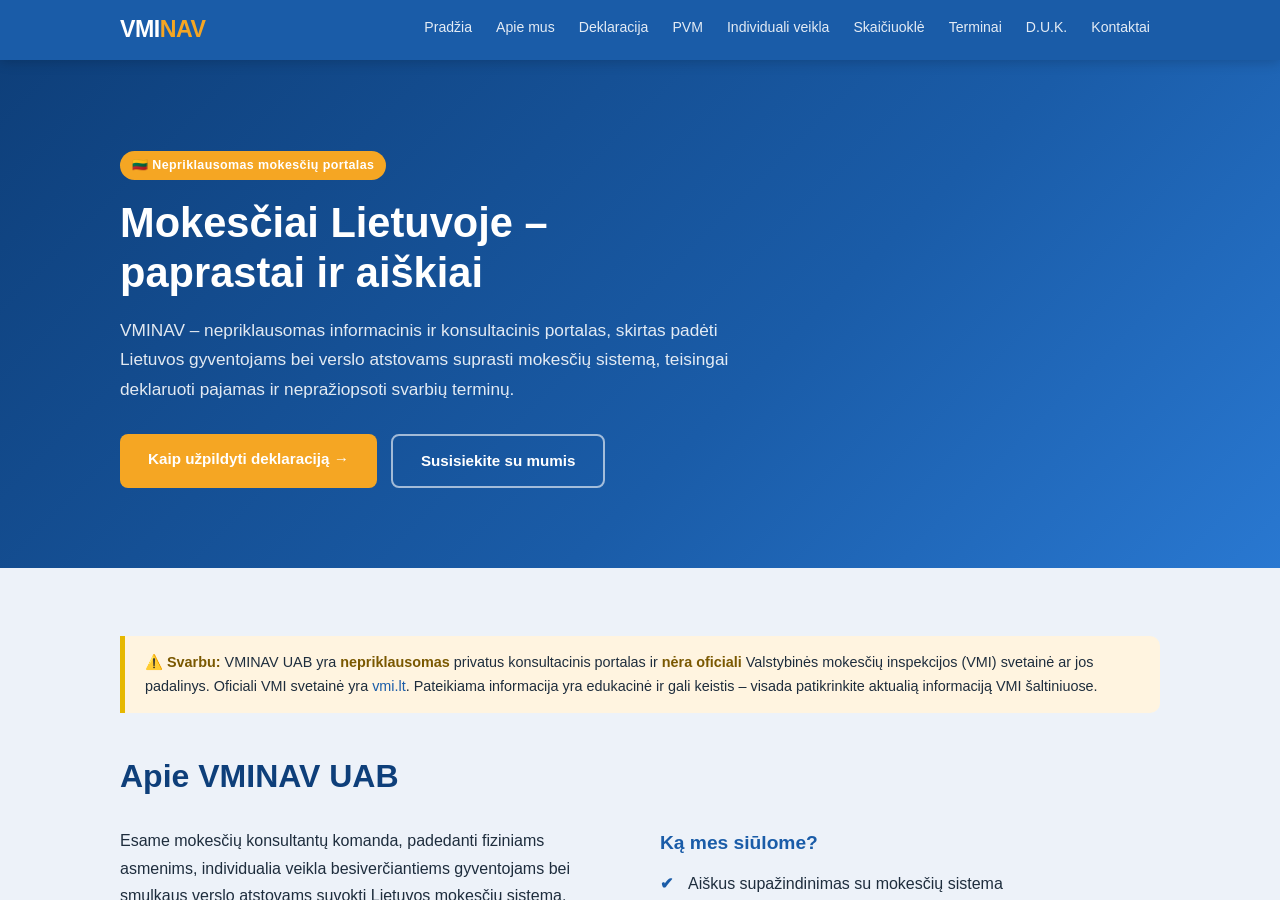
<file: index.html>
<!DOCTYPE html>
<html lang="lt">
<head>
  <meta charset="UTF-8"/>
  <meta name="viewport" content="width=device-width,initial-scale=1.0"/>
  <meta http-equiv="X-UA-Compatible" content="IE=edge"/>
  <title>VMINAV – Mokesčių konsultacijos ir informacija Lietuvoje | VMINAV UAB</title>
  <meta name="description" content="VMINAV UAB – nepriklausomas mokesčių informacijos portalas. Sužinokite, kaip užpildyti deklaraciją, kas yra PVM, kaip registruotis individualiai veiklai ir kokie deklaravimo terminai Lietuvoje."/>
  <meta name="keywords" content="VMI, mokesčiai, deklaracija, PVM, individuali veikla, GPM, mokesčių konsultacijos, Lietuva, VMINAV"/>
  <meta name="author" content="VMINAV UAB"/>
  <meta name="robots" content="index,follow"/>
  <meta property="og:title" content="VMINAV – Mokesčių konsultacijos ir informacija Lietuvoje"/>
  <meta property="og:description" content="Nepriklausomas mokesčių informacijos ir konsultacijų portalas. Deklaracijos, PVM, individuali veikla, terminai."/>
  <meta property="og:type" content="website"/>
  <meta property="og:locale" content="lt_LT"/>
  <script type="application/ld+json">
  {"@context":"https://schema.org","@graph":[{"@type":"ProfessionalService","name":"VMINAV UAB","legalName":"VMINAV UAB","identifier":"301843857","vatID":"LT100004363416","address":{"@type":"PostalAddress","streetAddress":"Justiniškių g. 59-2","postalCode":"LT-05100","addressLocality":"Vilnius","addressCountry":"LT"},"telephone":"+37065082090","email":"info@vminav.lt","description":"Nepriklausomas mokesčių informacijos ir konsultacijų portalas fiziniams ir juridiniams asmenims Lietuvoje.","inLanguage":"lt","serviceType":["Mokesčių konsultacijos","Buhalterinė informacija","PVM konsultacijos"],"areaServed":{"@type":"Country","name":"Lietuva"},"contactPoint":{"@type":"ContactPoint","telephone":"+37065082090","email":"info@vminav.lt","contactType":"customer support","availableLanguage":["Lithuanian","Russian","English"]}},{"@type":"FAQPage","mainEntity":[{"@type":"Question","name":"Kas yra PVM Lietuvoje?","acceptedAnswer":{"@type":"Answer","text":"PVM (Pridėtinės vertės mokestis) – tai netiesioginis mokestis, taikomas prekių ir paslaugų pirkimui-pardavimui. Standartinis PVM tarifas Lietuvoje yra 21%."}},{"@type":"Question","name":"Kada reikia pateikti metinę pajamų deklaraciją?","acceptedAnswer":{"@type":"Answer","text":"Metinė gyventojų pajamų mokesčio (GPM) deklaracija paprastai teikiama iki gegužės 1 d. už praėjusius metus per EDS sistemą adresu deklaravimas.vmi.lt."}},{"@type":"Question","name":"Kaip registruotis individualiai veiklai?","acceptedAnswer":{"@type":"Answer","text":"Individualią veiklą galima registruoti internetu per Mano VMI portalą arba tiesiogiai VMI teritoriniame skyriuje, pateikiant prašymą dėl individualios veiklos pažymos išdavimo."}}]}]}
  </script>
  <link rel="stylesheet" href="style.css"/>
</head>
<body>
<div class="page-wrap">

  <header role="banner">
    <div class="nav-inner">
      <span onclick="navTo('pradzia')" class="logo" role="button" tabindex="0" aria-label="VMINAV – pradžia" style="cursor:pointer;">VMI<span>NAV</span></span>
      <button class="burger" id="burger" aria-label="Atidaryti meniu" aria-expanded="false" aria-controls="main-nav">
        <span></span><span></span><span></span>
      </button>
      <nav aria-label="Pagrindinė navigacija">
        <ul id="main-nav" role="list">
          <li><span onclick="navTo('pradzia')" role="button" tabindex="0">Pradžia</span></li>
          <li><span onclick="navTo('apie')" role="button" tabindex="0">Apie mus</span></li>
          <li><span onclick="navTo('deklaracija')" role="button" tabindex="0">Deklaracija</span></li>
          <li><span onclick="navTo('pvm')" role="button" tabindex="0">PVM</span></li>
          <li><span onclick="navTo('iv')" role="button" tabindex="0">Individuali veikla</span></li>
          <li><span onclick="navTo('skaiciuokle')" role="button" tabindex="0">Skaičiuoklė</span></li>
          <li><span onclick="navTo('terminai')" role="button" tabindex="0">Terminai</span></li>
          <li><span onclick="navTo('duk')" role="button" tabindex="0">D.U.K.</span></li>
          <li><span onclick="navTo('kontaktai')" role="button" tabindex="0">Kontaktai</span></li>
        </ul>
      </nav>
    </div>
  </header>

  <main id="main-content">

    <!-- HERO -->
    <section id="pradzia" aria-labelledby="hero-heading">
      <div class="container">
        <span class="hero-badge">🇱🇹 Nepriklausomas mokesčių portalas</span>
        <h1 id="hero-heading">Mokesčiai Lietuvoje –<br>paprastai ir aiškiai</h1>
        <p>VMINAV – nepriklausomas informacinis ir konsultacinis portalas, skirtas padėti Lietuvos gyventojams bei verslo atstovams suprasti mokesčių sistemą, teisingai deklaruoti pajamas ir nepražiopsoti svarbių terminų.</p>
        <div class="hero-cta">
          <span onclick="navTo('deklaracija')" class="btn btn-primary" role="button" tabindex="0" style="cursor:pointer;">Kaip užpildyti deklaraciją →</span>
          <span onclick="navTo('kontaktai')" class="btn btn-outline" role="button" tabindex="0" style="cursor:pointer;">Susisiekite su mumis</span>
        </div>
      </div>
    </section>

    <!-- APIE MUS -->
    <section id="apie" aria-labelledby="apie-heading">
      <div class="container">
        <div class="disclaimer-banner" role="note">
          <strong>⚠️ Svarbu:</strong> VMINAV UAB yra <strong>nepriklausomas</strong> privatus konsultacinis portalas ir <strong>nėra oficiali</strong> Valstybinės mokesčių inspekcijos (VMI) svetainė ar jos padalinys. Oficiali VMI svetainė yra <a href="https://www.vmi.lt" target="_blank" rel="noopener noreferrer">vmi.lt</a>. Pateikiama informacija yra edukacinė ir gali keistis – visada patikrinkite aktualią informaciją VMI šaltiniuose.
        </div>
        <h2 id="apie-heading">Apie VMINAV UAB</h2>
        <div class="about-cols">
          <div>
            <p>Esame mokesčių konsultantų komanda, padedanti fiziniams asmenims, individualia veikla besiverčiantiems gyventojams bei smulkaus verslo atstovams suvokti Lietuvos mokesčių sistemą.</p>
            <p>Mūsų tikslas – pateikti suprantamą, aktualią ir praktiškai naudingą informaciją apie VMI tvarką, mokestines prievoles ir deklaravimo procedūras.</p>
            <p>Mes <strong>neatstovaukime</strong> VMI ir nesame jos darbuotojai. Jei turite oficialių klausimų – kreipkitės tiesiogiai į <a href="https://www.vmi.lt" target="_blank" rel="noopener noreferrer">VMI</a>.</p>
          </div>
          <div>
            <h3>Ką mes siūlome?</h3>
            <ul class="check-list">
              <li>Aiškus supažindinimas su mokesčių sistema</li>
              <li>Nuoseklūs deklaravimo proceso paaiškinimai</li>
              <li>Informacija apie PVM, GPM ir kitas mokesčių rūšis</li>
              <li>Individualios veiklos registracijos gidas</li>
              <li>Aktualių terminų kalendorius</li>
              <li>Asmeninės konsultacijos (el. paštu ir telefonu)</li>
            </ul>
          </div>
        </div>
        <div class="cards">
          <article class="card">
            <div class="card-icon">📄</div>
            <h3>Deklaravimas</h3>
            <p>Žingsnis po žingsnio paaiškinsime, kaip užpildyti ir pateikti mokesčių deklaraciją per EDS.</p>
            <span onclick="navTo('deklaracija')" class="card-link" role="button" tabindex="0" style="cursor:pointer;">Skaityti daugiau →</span>
          </article>
          <article class="card">
            <div class="card-icon">💰</div>
            <h3>PVM (pridėtinės vertės mokestis)</h3>
            <p>Kas yra PVM, kada reikia registruotis PVM mokėtoju ir kaip skaičiuoti mokestį.</p>
            <span onclick="navTo('pvm')" class="card-link" role="button" tabindex="0" style="cursor:pointer;">Skaityti daugiau →</span>
          </article>
          <article class="card">
            <div class="card-icon">🧾</div>
            <h3>Individuali veikla</h3>
            <p>Kaip registruotis, kokie mokesčiai taikomi ir ką reikia žinoti apie individualią veiklą.</p>
            <span onclick="navTo('iv')" class="card-link" role="button" tabindex="0" style="cursor:pointer;">Skaityti daugiau →</span>
          </article>
          <article class="card">
            <div class="card-icon">📅</div>
            <h3>Mokesčių terminai</h3>
            <p>Visų svarbių deklaravimo ir mokėjimo terminų apžvalga – kad niekas neprailgtų.</p>
            <span onclick="navTo('terminai')" class="card-link" role="button" tabindex="0" style="cursor:pointer;">Skaityti daugiau →</span>
          </article>
        </div>
      </div>
    </section>

    <!-- DEKLARACIJA -->
    <section id="deklaracija" aria-labelledby="deklaracija-heading">
      <div class="container">
        <article class="article-block">
          <h2 id="deklaracija-heading">Kaip užpildyti mokesčių deklaraciją</h2>
          <p class="update-date">Atnaujinta: 2025 m. | Šaltinis: VMI</p>
          <div class="trumpai-box">
            <strong>📌 Trumpai:</strong>
            <ul>
              <li>Forma <strong>GPM311</strong> – teikiama iki <strong>gegužės 1 d.</strong> už praėjusius metus</li>
              <li>Teikiama per <strong>Mano VMI</strong> (deklaravimas.vmi.lt) – el. banku, Smart-ID ar el. parašu</li>
              <li>Sistema automatiškai užpildo dalį duomenų – patikrinkite ir papildykite</li>
              <li>Galima susigrąžinti GPM permoką (gyvybės draudimas, pensijų kaupimas, studijos)</li>
            </ul>
          </div>
                    <p>Metinė gyventojų pajamų mokesčio (GPM) deklaracija (forma <strong>GPM311</strong>) teikiama kiekvienais metais už praėjusius metus. Ji privalo būti pateikta iki <strong>gegužės 1 d.</strong> Šis procesas vykdomas per VMI elektroninę sistemą.</p>
          <div class="info-box"><span class="icon">ℹ️</span> Deklaraciją galima pateikti internetu, prisijungus per Mano VMI portalą adresu <strong>deklaravimas.vmi.lt</strong>, naudojant el. bankininkystę, el. parašą arba „Smart-ID".</div>
          <h3>Žingsnis po žingsnio: kaip pateikti GPM deklaraciją</h3>
          <ol class="steps">
            <li>Prisijunkite prie <strong>Mano VMI</strong> portalo adresu <em>deklaravimas.vmi.lt</em> (per el. bankininkystę, Smart-ID arba el. parašą).</li>
            <li>Pasirinkite skiltį <strong>„Deklaracijos"</strong> → <strong>„Teikti deklaraciją"</strong> → forma <strong>GPM311</strong>.</li>
            <li>Sistema automatiškai užpildo didelę dalį duomenų (darbdavių ataskaitos, banko palūkanos ir kt.). Patikrinkite jų teisingumą.</li>
            <li>Papildomai įveskite pajamas, kurių sistema neužpildė automatiškai: individualios veiklos, užsienio pajamos, nuomos pajamos ir kt.</li>
            <li>Nurodykite <strong>leistinus atskaitymus</strong>: gyvybės draudimas, pensijų kaupimas (3 pakopa), studijų išlaidos, palūkanos už būsto paskolą.</li>
            <li>Patikrinkite apskaičiuotą <strong>GPM permokos arba priemokos</strong> sumą. Jei yra permoka – nurodykite banko sąskaitą grąžinimui.</li>
            <li>Pasirašykite ir pateikite deklaraciją. Gausite patvirtinimą el. paštu arba sistemoje.</li>
          </ol>
          <h3>Kas privalo teikti metinę deklaraciją?</h3>
          <ul>
            <li>Asmenys, kurių pajamos viršija neapmokestinamąjį minimumą (NPD riba).</li>
            <li>Gyventojai, gavę pajamų iš kelių šaltinių (keli darbdaviai, nuoma, individuali veikla).</li>
            <li>Asmenys, norintys susigrąžinti GPM permoką (pvz., dėl draudimo ar pensijų kaupimo atskaitymų).</li>
            <li>Individualios veiklos vykdytojai (IV).</li>
            <li>Asmenys, gavę pajamų iš užsienio.</li>
          </ul>
          <h3>Kokių klaidų vengti?</h3>
          <ul>
            <li><strong>Nepamiršti nurodyti visų pajamų šaltinių</strong> – nuomos, palūkanų, pardavimo pajamų.</li>
            <li><strong>Nepamirškite atskaitymų</strong> – daugelis gyventojų nepasitelkia visų jiems priklausančių NPD ir kitų atskaitymų.</li>
            <li><strong>Patikrinkite automatiškai užpildytus duomenis</strong> – kartais informacija būna netiksli arba nepilna.</li>
            <li><strong>Venkite vėlavimo</strong> – pavėluotas deklaracijos pateikimas gali užtraukti baudą.</li>
          </ul>
          <div class="info-box"><span class="icon">💡</span> <strong>Patarimas:</strong> Jei nežinote, ar privalote teikti deklaraciją, pasinaudokite VMI elektroniniu aptarnavimu arba kreipkitės į mus konsultacijai.</div>
        </article>
      </div>
    </section>

    <!-- PVM -->
    <section id="pvm" aria-labelledby="pvm-heading">
      <div class="container">
        <article class="article-block">
          <h2 id="pvm-heading">Kas yra PVM (Pridėtinės vertės mokestis)?</h2>
          <p class="update-date">Atnaujinta: 2025 m. | Šaltinis: VMI</p>
          <div class="trumpai-box">
            <strong>📌 Trumpai:</strong>
            <ul>
              <li>Standartinis PVM tarifas Lietuvoje – <strong>21 %</strong></li>
              <li>Registruotis PVM mokėtoju privaloma, kai pajamos viršija <strong>45 000 EUR</strong> per 12 mėn.</li>
              <li>Mėnesinė PVM deklaracija (FR0600) – iki kito mėn. <strong>25 d.</strong></li>
              <li>Veikia principas: pardavimo PVM − pirkimo PVM = mokėtina suma VMI</li>
            </ul>
          </div>
                    <p><strong>PVM</strong> – tai pridėtinės vertės mokestis (angl. <em>VAT – Value Added Tax</em>), taikomas prekių tiekimui, paslaugų teikimui ir importui Lietuvoje. Tai yra <em>netiesioginis</em> mokestis – jį faktiškai moka galutinis vartotojas, o verslo subjektai yra tarpininkai, renkantys PVM valstybei.</p>
          <h3>PVM tarifai Lietuvoje</h3>
          <div class="tbl-wrap">
            <table>
              <caption style="text-align:left;font-weight:700;margin-bottom:10px;font-size:.95rem;">Galiojantys PVM tarifai (nuolat tikrinkite aktualumą VMI)</caption>
              <thead><tr><th>Tarifas</th><th>Taikoma</th><th>Pavyzdžiai</th></tr></thead>
              <tbody>
                <tr><td><strong>21 %</strong></td><td>Standartinis tarifas – dauguma prekių ir paslaugų</td><td>Elektronika, drabužiai, restoranų paslaugos</td></tr>
                <tr><td><strong>9 %</strong></td><td>Lengvatinis tarifas</td><td>Šildymas, kai kurios maisto prekės, knygos, vaistai, viešbučiai</td></tr>
                <tr><td><strong>5 %</strong></td><td>Specialus lengvatinis tarifas</td><td>Tam tikri vaistai ir medicinos prekės (pagal VMI sąrašą)</td></tr>
                <tr><td><strong>0 %</strong></td><td>Eksportas, ES vidaus tiekimas, tam tikros finansų paslaugos</td><td>Prekių eksportas, ES tiekimas PVM mokėtojams</td></tr>
              </tbody>
            </table>
          </div>
          <h3>Kada privaloma registruotis PVM mokėtoju?</h3>
          <p>Asmuo ar įmonė <strong>privalo</strong> registruotis PVM mokėtoju VMI, kai per 12 mėnesių iš veiklos gaunamų pajamų suma viršija <strong>45 000 EUR</strong>. Pasiekus šią ribą, reikia kreiptis į VMI ne vėliau kaip per 5 darbo dienas.</p>
          <ul>
            <li><strong>Savanoriškas registravimas</strong> – galimas ir nepasiekus 45 000 EUR ribos, jei tai naudinga verslui.</li>
            <li><strong>Registracija</strong> atliekama per Mano VMI portalą arba VMI skyriuje.</li>
          </ul>
          <h3>Kaip veikia PVM?</h3>
          <ol class="steps">
            <li><strong>Perkate prekes/paslaugas</strong> – mokate PVM tiekėjui (tai jūsų <em>pirkimo PVM</em>).</li>
            <li><strong>Parduodate prekes/paslaugas</strong> – skaičiuojate PVM pirkėjui (tai jūsų <em>pardavimo PVM</em>).</li>
            <li><strong>Skirtumo mokėjimas:</strong> jei pardavimo PVM didesnis – mokate skirtumą VMI. Jei mažesnis – VMI grąžina permokėtą sumą.</li>
          </ol>
          <h3>PVM deklaracijos pateikimo terminai</h3>
          <ul>
            <li><strong>Mėnesinė deklaracija</strong> (forma FR0600) – teikiama iki kito mėnesio <strong>25 dienos</strong>.</li>
            <li><strong>Ketvirčio deklaracija</strong> – teikiama iki pirmojo mėnesio po ketvirčio <strong>25 dienos</strong>.</li>
            <li>Deklaracija teikiama per <strong>EDS sistemą</strong> (deklaravimas.vmi.lt).</li>
          </ul>
          <div class="info-box"><span class="icon">⚠️</span> Pasikeitimai mokesčių įstatymuose gali įtakoti tarifus ir ribas. Visada tikrinkite naujausius duomenis oficialioje <a href="https://www.vmi.lt" target="_blank" rel="noopener noreferrer">VMI svetainėje</a>.</div>
        </article>
      </div>
    </section>

    <!-- INDIVIDUALI VEIKLA -->
    <section id="iv" aria-labelledby="iv-heading">
      <div class="container">
        <article class="article-block">
          <h2 id="iv-heading">Kaip registruotis individualiai veiklai (IV)?</h2>
          <p class="update-date">Atnaujinta: 2025 m. | Šaltinis: VMI</p>
          <div class="trumpai-box">
            <strong>📌 Trumpai:</strong>
            <ul>
              <li>Registracija per <strong>Mano VMI</strong> – greita, elektroniniu būdu</li>
              <li>GPM tarifas – <strong>15 %</strong> nuo apmokestinamųjų pajamų (galimas fiksuotas režimas)</li>
              <li>VSD – <strong>12,52 %</strong>, PSD – <strong>9 %</strong> nuo veiklos pajamų</li>
              <li>Galima dirbti pagal darbo sutartį ir tuo pačiu turėti IV</li>
            </ul>
          </div>
                    <p><strong>Individuali veikla</strong> – tai vienas paprasčiausių būdų pradėti savarankišką darbą Lietuvoje. Ji tinkama laisvai samdomiems specialistams (freelanceriams), smulkaus verslo atstovams, turintiems papildomą pajamų šaltinį.</p>
          <h3>Individuali veikla – privalumai ir apribojimai</h3>
          <div class="cards" style="margin-top:16px;">
            <div class="card" style="border-top-color:#2ecc71;">
              <h3 style="color:#27ae60;">✅ Privalumai</h3>
              <ul style="font-size:.9rem;color:var(--clr-muted);">
                <li>Paprastas ir greitas registravimas</li>
                <li>Nereikia steigti įmonės</li>
                <li>Galimybė naudotis fiksuoto GPM režimu</li>
                <li>Galimybė išskaičiuoti verslo išlaidas</li>
              </ul>
            </div>
            <div class="card" style="border-top-color:#e74c3c;">
              <h3 style="color:#c0392b;">⚠️ Apribojimai</h3>
              <ul style="font-size:.9rem;color:var(--clr-muted);">
                <li>Asmeninė atsakomybė visu turtu</li>
                <li>Ribotos socialinės garantijos</li>
                <li>Sunkiau pritraukti investuotojus</li>
                <li>Ne visos veiklos rūšys leidžiamos IV forma</li>
              </ul>
            </div>
          </div>
          <h3 style="margin-top:28px;">Registracijos žingsniai</h3>
          <ol class="steps">
            <li>Prisijunkite prie <strong>Mano VMI</strong> portalo (manoeidas.vmi.lt arba deklaravimas.vmi.lt).</li>
            <li>Pasirinkite <strong>„Prašymai"</strong> → <strong>„Individualios veiklos registravimas"</strong>.</li>
            <li>Nurodykite veiklos rūšis pagal <strong>EVRK 2 red.</strong> Galima registruoti kelias veiklos rūšis.</li>
            <li>Pasirinkite <strong>mokesčių režimą</strong>: standartinį arba fiksuoto dydžio GPM.</li>
            <li>Pateikite prašymą. Pažyma išduodama iš karto elektroniniu būdu.</li>
          </ol>
          <h3>Mokesčiai individualiai veiklai</h3>
          <div class="tbl-wrap">
            <table>
              <thead><tr><th>Mokestis</th><th>Tarifas</th><th>Pastabos</th></tr></thead>
              <tbody>
                <tr><td><strong>GPM (pajamų mokestis)</strong></td><td>15 %</td><td>Nuo veiklos pajamų minus leistini atskaitymai</td></tr>
                <tr><td><strong>Fiksuoto dydžio GPM</strong></td><td>~5 % (sąlyginai)</td><td>Specialus režimas tam tikroms veikloms; mokamas fiksuotas mokestis</td></tr>
                <tr><td><strong>VSD (socialinis draudimas)</strong></td><td>12,52 %</td><td>Nuo veiklos pajamų; gali keistis – tikrinkite VMI</td></tr>
                <tr><td><strong>PSD (sveikatos draudimas)</strong></td><td>9 %</td><td>Nuo veiklos pajamų; privaloma mokėti</td></tr>
              </tbody>
            </table>
          </div>
          <div class="info-box" style="margin-top:24px;"><span class="icon">💡</span> Leidžiami atskaitymai: galima išskaičiuoti su veikla susijusias išlaidas (kompiuterio įsigijimas, biuro nuoma, komunikacijos išlaidos ir kt.).</div>
          <h3>Svarbu žinoti</h3>
          <ul>
            <li>Veiklos pajamos deklaruojamos metinėje <strong>GPM311</strong> deklaracijoje iki gegužės 1 d.</li>
            <li>Jei metinės pajamos viršija <strong>45 000 EUR</strong> – privaloma registruotis PVM mokėtoju.</li>
            <li>Individualios veiklos vykdytojas <strong>neturi atskiro juridinio asmens statuso</strong> – jis atsako visu asmenine turtu.</li>
          </ul>
        </article>
      </div>
    </section>


    <!-- MOKESČIŲ SKAIČIUOKLĖ -->
    <section id="skaiciuokle" aria-labelledby="skaiciuokle-heading">
      <div class="container">
        <article class="article-block">
          <h2 id="skaiciuokle-heading">Mokesčių skaičiuoklė individualiai veiklai</h2>
          <p class="update-date">Edukacinė priemonė | Tarifai: GPM 15%, VSD 12,52%, PSD 9%</p>
          <div class="info-box"><span class="icon">ℹ️</span> Skaičiuoklė yra <strong>orientacinė</strong> ir skirta tik edukaciniais tikslais. Ji neatsižvelgia į visus individualius atvejus (NPD, fiksuotas GPM ir kt.). Tikslų mokesčių apskaičiavimą visada derinkite su mokesčių specialistu arba VMI.</div>

          <div class="calc-wrap">
            <div class="calc-inputs">
              <div class="calc-field">
                <label for="calc-income">Metinės veiklos pajamos (EUR)</label>
                <input type="number" id="calc-income" placeholder="pvz. 20 000" min="0" max="9999999"/>
              </div>
              <div class="calc-field">
                <label for="calc-expenses">Leidžiami atskaitymai / išlaidos (EUR)</label>
                <input type="number" id="calc-expenses" placeholder="pvz. 2 000" min="0" max="9999999"/>
              </div>
              <button class="btn btn-primary calc-btn" id="calc-btn" type="button">Skaičiuoti →</button>
            </div>

            <div class="calc-result" id="calc-result">
              <h3>Rezultatai</h3>
              <div id="calc-rows"></div>
              <p class="calc-disclaimer">⚠️ Rezultatai orientaciniai. Tikslų apskaičiavimą atlikite su mokesčių specialistu.</p>
            </div>
          </div>

          <h3 style="margin-top:28px;">Kaip skaičiuojami mokesčiai?</h3>
          <ol class="steps">
            <li><strong>Apmokestinamoji bazė</strong> = Pajamos − Leidžiami atskaitymai</li>
            <li><strong>GPM</strong> (15%) = Apmokestinamoji bazė × 0,15</li>
            <li><strong>VSD</strong> (12,52%) = Apmokestinamoji bazė × 0,1252</li>
            <li><strong>PSD</strong> (9%) = Apmokestinamoji bazė × 0,09</li>
            <li><strong>Grynasis pelnas</strong> = Pajamos − Atskaitymai − GPM − VSD − PSD</li>
          </ol>
        </article>
      </div>
    </section>

    <!-- TERMINAI -->
    <section id="terminai" aria-labelledby="terminai-heading">
      <div class="container">
        <article class="article-block">
          <h2 id="terminai-heading">Mokesčių deklaravimo ir mokėjimo terminai</h2>
          <p class="update-date">Atnaujinta: 2025 m. | Šaltinis: VMI</p>
          <div class="trumpai-box">
            <strong>📌 Trumpai:</strong>
            <ul>
              <li><strong>Gegužės 1 d.</strong> – metinė GPM deklaracija (fiziniai asmenys, IV)</li>
              <li><strong>Mėnesio 25 d.</strong> – PVM deklaracija (mėnesiniai mokėtojai)</li>
              <li><strong>Birželio 15 d.</strong> – pelno mokesčio deklaracija (juridiniai asmenys)</li>
              <li>Jei terminas patenka į šventinę dieną – teikiama kitą darbo dieną</li>
            </ul>
          </div>
          <div class="deadline-widget" id="deadline-widget">
            <div class="dw-title">⏰ Artimiausias terminas šiandien</div>
            <div id="dw-content">Kraunama...</div>
          </div>
                    <p>Žemiau pateikiami dažniausiai aktualūs terminai. Atkreipkite dėmesį, kad terminai gali būti keičiami VMI ar Seimo sprendimais – visada papildomai tikrinkite aktualumą <a href="https://www.vmi.lt" target="_blank" rel="noopener noreferrer">vmi.lt</a>.</p>
          <div class="tbl-wrap">
            <table>
              <thead><tr><th>Terminas</th><th>Dokumentas / Mokestis</th><th>Kas teikia</th><th>Pastabos</th></tr></thead>
              <tbody>
                <tr><td><strong>Iki gegužės 1 d.</strong></td><td>Metinė GPM deklaracija (GPM311)</td><td>Fiziniai asmenys, IV</td><td>Už praėjusius metus</td></tr>
                <tr><td><strong>Iki mėnesio 25 d.</strong></td><td>PVM deklaracija (FR0600) – mėnesinė</td><td>PVM mokėtojai (mėnesiniai)</td><td>Už praėjusį mėnesį</td></tr>
                <tr><td><strong>Iki ketvirčio paskutinio mėn. 25 d.</strong></td><td>PVM deklaracija (FR0600) – ketvirčio</td><td>PVM mokėtojai (ketvirčio)</td><td>Už praėjusį ketvirtį</td></tr>
                <tr><td><strong>Kiekvieną mėnesį iki 15 d.</strong></td><td>Darbdavio pranešimas (SAV ataskaita)</td><td>Darbdaviai</td><td>Darbo užmokesčio ataskaita</td></tr>
                <tr><td><strong>Iki spalio 1 d.</strong></td><td>Pelno mokesčio avansiniai mokėjimai</td><td>Juridiniai asmenys</td><td>Metų vidurio avanso mokėjimas</td></tr>
                <tr><td><strong>Iki birželio 15 d.</strong></td><td>Pelno mokesčio deklaracija (PLN204)</td><td>UAB, MB ir kt. juridiniai asmenys</td><td>Už praėjusius metus</td></tr>
                <tr><td><strong>Iki vasario 1 d.</strong></td><td>Nekilnojamojo turto mokesčio deklaracija</td><td>Juridiniai asmenys, IV</td><td>Už turėtą NT</td></tr>
              </tbody>
            </table>
          </div>
          <div class="info-box" style="margin-top:24px;"><span class="icon">📅</span> Jei terminas patenka į poilsio ar šventinę dieną, deklaracija paprastai teikiama kitą darbo dieną. Tikslią informaciją rasite <a href="https://www.vmi.lt" target="_blank" rel="noopener noreferrer">vmi.lt</a>.</div>
          <h3>Baudos už pavėluotą pateikimą</h3>
          <ul>
            <li>Pavėluotas deklaracijos pateikimas gali užtraukti administracinę baudą.</li>
            <li>Papildomai gali būti skaičiuojamos <strong>delspinigiai</strong> nuo nesumokėtų mokesčių.</li>
            <li>Savanoriškas klaidų ištaisymas prieš VMI patikrinimą gali sumažinti sankcijas.</li>
          </ul>
        </article>
      </div>
    </section>

    <!-- DUK -->
    <section id="duk" aria-labelledby="duk-heading">
      <div class="container">
        <h2 id="duk-heading">Dažniausiai užduodami klausimai (D.U.K.)</h2>
        <ul class="faq-list" role="list">
          <li class="faq-item">
            <div class="faq-q" role="button" tabindex="0" aria-expanded="false">Ar privalau teikti metinę deklaraciją, jei dirbu pagal darbo sutartį?<span class="faq-arrow" aria-hidden="true">▼</span></div>
            <div class="faq-a">Dažniausiai darbdavys išskaičiuoja GPM ir pateikia VMI reikiamas ataskaitas. Tačiau jei turėjote <strong>kelis darbdavius</strong>, gautas <strong>papildomų pajamų</strong> (nuoma, individuali veikla, dividendai) arba norite <strong>susigrąžinti permoką</strong> – deklaraciją teikti verta arba net privaloma.</div>
          </li>
          <li class="faq-item">
            <div class="faq-q" role="button" tabindex="0" aria-expanded="false">Kaip prisijungti prie Mano VMI portalo?<span class="faq-arrow" aria-hidden="true">▼</span></div>
            <div class="faq-a">Galite prisijungti per <strong>el. bankininkystę</strong> (SEB, Swedbank, Luminor ir kt.), <strong>Smart-ID</strong>, <strong>mobilųjį parašą</strong> arba <strong>kvalifikuotą el. parašą</strong>. Portalas pasiekiamas adresu <em>deklaravimas.vmi.lt</em>.</div>
          </li>
          <li class="faq-item">
            <div class="faq-q" role="button" tabindex="0" aria-expanded="false">Koks yra GPM tarifas individualia veikla besiverčiantiems gyventojams?<span class="faq-arrow" aria-hidden="true">▼</span></div>
            <div class="faq-a">Standartinis GPM tarifas individualia veikla gaunamoms pajamoms yra <strong>15 %</strong>. Tam tikroms veikloms galimas <strong>fiksuoto dydžio GPM</strong> režimas – mokama iš anksto nustatyta metinė suma.</div>
          </li>
          <li class="faq-item">
            <div class="faq-q" role="button" tabindex="0" aria-expanded="false">Ar galima dirbti pagal darbo sutartį ir tuo pačiu turėti individualią veiklą?<span class="faq-arrow" aria-hidden="true">▼</span></div>
            <div class="faq-a">Taip. Tai yra visiškai legalu. Tačiau metinėje GPM deklaracijoje reikės deklaruoti <strong>abi pajamų rūšis</strong>.</div>
          </li>
          <li class="faq-item">
            <div class="faq-q" role="button" tabindex="0" aria-expanded="false">Ką daryti, jei padariau klaidą deklaracijoje?<span class="faq-arrow" aria-hidden="true">▼</span></div>
            <div class="faq-a">Deklaracijas galima <strong>koreguoti</strong> pateikiant patikslintą deklaraciją per Mano VMI portalą. Savanoriškas klaidų ištaisymas iki VMI patikrinimo <strong>sumažina galimas sankcijas</strong>.</div>
          </li>
          <li class="faq-item">
            <div class="faq-q" role="button" tabindex="0" aria-expanded="false">Ar nuomos pajamos apmokestinamos GPM?<span class="faq-arrow" aria-hidden="true">▼</span></div>
            <div class="faq-a">Taip. Gyventojų pajamos iš turto nuomos apmokestinamos <strong>GPM 15 %</strong> tarifu. Jas reikia deklaruoti metinėje GPM311 deklaracijoje.</div>
          </li>
        </ul>
      </div>
    </section>

    <!-- KONTAKTAI -->
    <section id="kontaktai" aria-labelledby="kontaktai-heading">
      <div class="container">
        <h2 id="kontaktai-heading" style="border-left:5px solid var(--clr-accent);padding-left:16px;">Susisiekite su mumis</h2>
        <p style="color:rgba(255,255,255,.8);margin-bottom:8px;">Turite klausimų apie deklaravimą, PVM ar individualią veiklą? Mes pasiruošę padėti.</p>
        <div class="contacts-grid">
          <address class="contact-card" style="font-style:normal;">
            <div class="c-icon">🏢</div>
            <h3>Įmonė</h3>
            <p><strong style="color:#fff;">VMINAV UAB</strong></p>
            <p>Įmonės kodas: <strong style="color:#fff;">301843857</strong></p>
            <p>PVM kodas: LT100004363416</p>
          </address>
          <address class="contact-card" style="font-style:normal;">
            <div class="c-icon">📍</div>
            <h3>Adresas</h3>
            <p>Justiniškių g. 59-2</p>
            <p>LT-05100 Vilnius</p>
            <p>Lietuva</p>
          </address>
          <div class="contact-card">
            <div class="c-icon">📧</div>
            <h3>El. paštas</h3>
            <p><span class="email-reveal" data-u="info" data-d="vminav.lt"></span></p>
          </div>
          <div class="contact-card">
            <div class="c-icon">📞</div>
            <h3>Telefonas</h3>
            <p><a href="tel:+37065082090">+370 650 82090</a></p>
            <p style="font-size:.82rem;opacity:.7;">I–V: 9:00–18:00</p>
          </div>
        </div>
        <div style="margin-top:36px;background:rgba(255,255,255,.07);border-radius:10px;padding:24px;border:1px solid rgba(255,255,255,.12);">
          <h3 style="color:var(--clr-accent);">📝 Atsiųskite užklausą</h3>
          <p style="color:rgba(255,255,255,.78);font-size:.92rem;margin-top:8px;">Jei norite gauti individualią konsultaciją – atsiųskite el. laišką su klausimo aprašymu į <span class="email-reveal" data-u="info" data-d="vminav.lt" data-color="var(--clr-accent)"></span>. Atsakome per 1–2 darbo dienas.</p>
        </div>
        <p style="color:rgba(255,255,255,.45);font-size:.8rem;margin-top:28px;">⚠️ Primename: VMINAV UAB nėra VMI dalis ar jos įgaliotas atstovas. Oficialūs VMI kontaktai: tel. +370 5 260 5060, svetainė <a href="https://www.vmi.lt" target="_blank" rel="noopener noreferrer" style="color:rgba(255,255,255,.6);">vmi.lt</a>.</p>
      </div>
    </section>

  </main>


    <!-- NAUDINGOS NUORODOS -->
    <section id="nuorodos" aria-labelledby="nuorodos-heading" style="padding:48px 0;">
      <div class="container">
        <h2 id="nuorodos-heading">Naudingos oficialios nuorodos</h2>
        <p style="color:var(--clr-muted);margin-bottom:24px;">Žemiau pateiktos tik oficialios VMI ir valstybinių institucijų svetainės. VMINAV UAB nėra susijęs su šiomis institucijomis.</p>
        <div class="links-grid">
          <a href="https://www.vmi.lt" target="_blank" rel="noopener noreferrer" class="link-card">
            <div class="lc-icon">🏛️</div>
            <div><strong>vmi.lt</strong><p>Oficiali VMI svetainė – naujienos, teisės aktai, kontaktai</p></div>
          </a>
          <a href="https://deklaravimas.vmi.lt" target="_blank" rel="noopener noreferrer" class="link-card">
            <div class="lc-icon">📋</div>
            <div><strong>Mano VMI (EDS)</strong><p>Elektroninė deklaravimo sistema – GPM, PVM ir kitos deklaracijos</p></div>
          </a>
          <a href="https://www.sodra.lt" target="_blank" rel="noopener noreferrer" class="link-card">
            <div class="lc-icon">🏥</div>
            <div><strong>sodra.lt</strong><p>„Sodros" portalas – socialinis ir sveikatos draudimas</p></div>
          </a>
          <a href="https://www.e-tar.lt" target="_blank" rel="noopener noreferrer" class="link-card">
            <div class="lc-icon">📜</div>
            <div><strong>e-tar.lt</strong><p>Teisės aktų registras – mokesčių įstatymai ir jų pakeitimai</p></div>
          </a>
          <a href="https://www.registrucentras.lt" target="_blank" rel="noopener noreferrer" class="link-card">
            <div class="lc-icon">🏢</div>
            <div><strong>registrucentras.lt</strong><p>Juridinių asmenų registras – įmonių steigimas ir duomenys</p></div>
          </a>
          <a href="https://www.lb.lt" target="_blank" rel="noopener noreferrer" class="link-card">
            <div class="lc-icon">💶</div>
            <div><strong>lb.lt</strong><p>Lietuvos bankas – finansų reguliavimas ir statistika</p></div>
          </a>
        </div>
      </div>
    </section>

  <footer role="contentinfo">
    <div class="container">
      <p>
        <strong style="color:#fff;">VMINAV UAB</strong> &nbsp;|&nbsp;
        <span onclick="navTo('apie')" role="button" tabindex="0">Apie mus</span> &nbsp;|&nbsp;
        <span onclick="navTo('deklaracija')" role="button" tabindex="0">Deklaracija</span> &nbsp;|&nbsp;
        <span onclick="navTo('pvm')" role="button" tabindex="0">PVM</span> &nbsp;|&nbsp;
        <span onclick="navTo('iv')" role="button" tabindex="0">Individuali veikla</span> &nbsp;|&nbsp;
        <span onclick="navTo('skaiciuokle')" role="button" tabindex="0">Skaičiuoklė</span> &nbsp;|&nbsp;
        <span onclick="navTo('terminai')" role="button" tabindex="0">Terminai</span> &nbsp;|&nbsp;
        <span onclick="navTo('kontaktai')" role="button" tabindex="0">Kontaktai</span>
      </p>
      <p class="footer-disclaimer">VMINAV UAB yra nepriklausomas privatus mokesčių informacijos ir konsultacijų portalas. Ši svetainė nėra oficialus Valstybinės mokesčių inspekcijos (VMI) prie LR Finansų ministerijos tinklalapis ir nėra su VMI susijusi jokiais oficialiais ryšiais. Pateikiama informacija yra tik edukacinė ir orientacinė – ji negali pakeisti oficialios VMI konsultacijos ar kvalifikuoto mokesčių specialisto patarimo. Informacija gali neatspindėti naujausių teisės aktų pakeitimų – visada tikrinkite aktualią informaciją vmi.lt. VMINAV UAB neatsako už sprendimus, priimtus remiantis šiame portale pateikta informacija.</p>
      <p>&copy; <span id="yr"></span> VMINAV UAB. Visos teisės saugomos.</p>
    </div>
  </footer>

</div><!-- /.page-wrap -->
<script src="main.js" defer></script>
<script type="module" src="https://static.cloudflareinsights.com/beacon.min.js/v31edd6df95cf4e85bb4c19e7a9bdbcba1788362987495" integrity="sha512-iIg7k2xntmwu6/uSb5tpc/hySgZc4eoL31yB29W6tJFo2akwjPWcEqnCEdJvGexCL0KEQwVYv5BlowfhVz26hg==" data-cf-beacon='{"version":"2024.11.0","token":"f0f03d0605bf45f1a3b17cf7d5e6861f","spa":2}' crossorigin="anonymous"></script>
</body>
</html>
</file>
<file: style.css>
/* ========== RESET & BASE ========== */
*,*::before,*::after{box-sizing:border-box;margin:0;padding:0}
:root{
  --clr-brand:#1a5ca8;--clr-brand2:#0e3f7a;--clr-accent:#f5a623;
  --clr-bg:#f7f9fc;--clr-surface:#ffffff;--clr-text:#1e2d3d;
  --clr-muted:#5a6a7d;--clr-border:#d8e2ef;
  --clr-warn:#fff4e0;--clr-warn-brd:#e6b800;
  --radius:10px;--shadow:0 4px 18px rgba(26,92,168,.10);
  --font:'Segoe UI',Arial,sans-serif;--max-w:1080px;
}
html,body{height:100%;overflow:hidden;margin:0;padding:0}
html{font-size:16px}
body{font-family:var(--font);color:var(--clr-text);background:var(--clr-bg);line-height:1.7}
.page-wrap{height:100%;overflow-y:auto;scrollbar-width:none;-ms-overflow-style:none}
.page-wrap::-webkit-scrollbar{display:none}
a{color:var(--clr-brand);text-decoration:none}
a:hover{text-decoration:underline}
img{max-width:100%;display:block}
.container{max-width:var(--max-w);margin:0 auto;padding:0 20px}
section{padding:68px 0}
section:nth-child(even){background:#edf2f9}
h1{font-size:clamp(1.8rem,4vw,2.6rem);font-weight:800;line-height:1.2}
h2{font-size:clamp(1.4rem,3vw,2rem);font-weight:700;margin-bottom:24px;color:var(--clr-brand2)}
h3{font-size:1.2rem;font-weight:700;margin-bottom:10px;color:var(--clr-brand)}
p{margin-bottom:14px}
ul,ol{padding-left:22px;margin-bottom:14px}
li{margin-bottom:6px}
/* HEADER */
header{position:sticky;top:0;z-index:999;background:var(--clr-brand);box-shadow:0 2px 12px rgba(0,0,0,.18)}
.nav-inner{display:flex;align-items:center;justify-content:space-between;max-width:var(--max-w);margin:0 auto;padding:0 20px;height:60px}
.logo{font-size:1.45rem;font-weight:900;color:#fff;letter-spacing:-.5px}
.logo span{color:var(--clr-accent)}
nav ul{list-style:none;padding:0;margin:0;display:flex;gap:4px;flex-wrap:wrap}
nav a,nav span[role="button"]{color:rgba(255,255,255,.88);font-size:.88rem;font-weight:500;padding:6px 10px;border-radius:6px;transition:background .2s,color .2s;white-space:nowrap;cursor:pointer;user-select:none}
nav a:hover,nav span[role="button"]:hover{background:rgba(255,255,255,.18);color:#fff;text-decoration:none}
nav span[role="button"]:focus-visible{outline:2px solid var(--clr-accent);outline-offset:2px}
.burger{display:none;flex-direction:column;gap:5px;cursor:pointer;background:none;border:none;padding:6px;margin-left:auto;order:2}
.burger span{display:block;width:24px;height:2px;background:#fff;border-radius:2px;transition:.3s}
/* HERO */
#pradzia{background:linear-gradient(135deg,var(--clr-brand2) 0%,var(--clr-brand) 60%,#2978d1 100%);color:#fff;padding:90px 0 80px}
#pradzia h1{color:#fff;margin-bottom:18px}
#pradzia p{color:rgba(255,255,255,.88);font-size:1.08rem;max-width:640px}
.hero-badge{display:inline-block;background:var(--clr-accent);color:#fff;font-size:.78rem;font-weight:700;padding:4px 12px;border-radius:20px;margin-bottom:18px;letter-spacing:.4px}
.hero-cta{margin-top:30px;display:flex;gap:14px;flex-wrap:wrap}
.btn{display:inline-block;padding:12px 28px;border-radius:8px;font-weight:700;font-size:.95rem;cursor:pointer;transition:.2s}
.btn-primary{background:var(--clr-accent);color:#fff}
.btn-primary:hover{background:#d9900a;text-decoration:none}
.btn-outline{border:2px solid rgba(255,255,255,.6);color:#fff}
.btn-outline:hover{background:rgba(255,255,255,.12);text-decoration:none}
/* DISCLAIMER */
.disclaimer-banner{background:var(--clr-warn);border-left:5px solid var(--clr-warn-brd);border-radius:0 var(--radius) var(--radius) 0;padding:14px 20px;margin-bottom:36px;font-size:.9rem}
.disclaimer-banner strong{color:#7a5800}
/* CARDS */
.cards{display:grid;grid-template-columns:repeat(auto-fit,minmax(240px,1fr));gap:22px;margin-top:32px}
.card{background:var(--clr-surface);border-radius:var(--radius);padding:26px;box-shadow:var(--shadow);border-top:4px solid var(--clr-brand);transition:transform .2s,box-shadow .2s}
.card:hover{transform:translateY(-4px);box-shadow:0 10px 28px rgba(26,92,168,.15)}
.card-icon{font-size:2rem;margin-bottom:12px}
.card h3{margin-bottom:8px}
.card p{font-size:.9rem;color:var(--clr-muted);margin-bottom:0}
.card a.card-link,.card span.card-link{display:inline-block;margin-top:14px;font-size:.88rem;font-weight:600;color:var(--clr-brand);cursor:pointer}
/* ARTICLE */
.article-block{background:var(--clr-surface);border-radius:var(--radius);padding:36px;box-shadow:var(--shadow);margin-bottom:28px}
.article-block h2{border-left:5px solid var(--clr-brand);padding-left:16px;margin-bottom:20px}
.steps{counter-reset:step;list-style:none;padding:0;margin:18px 0}
.steps li{position:relative;padding:14px 14px 14px 60px;background:var(--clr-bg);border-radius:8px;margin-bottom:12px;counter-increment:step}
.steps li::before{content:counter(step);position:absolute;left:14px;top:50%;transform:translateY(-50%);width:34px;height:34px;background:var(--clr-brand);color:#fff;border-radius:50%;display:flex;align-items:center;justify-content:center;font-weight:800;font-size:.95rem}
.tbl-wrap{overflow-x:auto;margin-top:20px}
table{width:100%;border-collapse:collapse;font-size:.93rem}
thead tr{background:var(--clr-brand);color:#fff}
th,td{padding:12px 16px;text-align:left;border-bottom:1px solid var(--clr-border)}
tbody tr:nth-child(even){background:#edf2f9}
tbody tr:hover{background:#dce8f7}
td strong{color:var(--clr-brand2)}
.info-box{background:#e8f0fd;border-left:4px solid var(--clr-brand);border-radius:0 8px 8px 0;padding:14px 18px;margin:20px 0;font-size:.92rem}
.info-box .icon{margin-right:6px}
/* FAQ */
.faq-list{list-style:none;padding:0;margin-top:16px}
.faq-list li{background:var(--clr-surface);border:1px solid var(--clr-border);border-radius:8px;margin-bottom:10px;overflow:hidden}
.faq-q{display:flex;justify-content:space-between;align-items:center;padding:16px 20px;cursor:pointer;font-weight:600;font-size:.97rem}
.faq-q:hover{background:#f0f5ff}
.faq-a{padding:0 20px 16px;font-size:.93rem;color:var(--clr-muted);display:none}
.faq-item.open .faq-a{display:block}
.faq-item.open .faq-arrow{transform:rotate(180deg)}
.faq-arrow{transition:transform .25s;font-size:1rem}
/* CONTACTS */
#kontaktai{background:var(--clr-brand2);color:#fff}
#kontaktai h2{color:#fff;border-left-color:var(--clr-accent)}
.contacts-grid{display:grid;grid-template-columns:repeat(auto-fit,minmax(220px,1fr));gap:24px;margin-top:28px}
.contact-card{background:rgba(255,255,255,.10);border-radius:var(--radius);padding:24px;border:1px solid rgba(255,255,255,.15)}
.contact-card .c-icon{font-size:1.8rem;margin-bottom:10px}
.contact-card h3{color:var(--clr-accent);font-size:1rem;margin-bottom:6px}
.contact-card p,.contact-card a{color:rgba(255,255,255,.88);font-size:.93rem}
.contact-card a:hover{color:#fff}
/* ABOUT */
.about-cols{display:grid;grid-template-columns:1fr 1fr;gap:40px;align-items:start}
.check-list{list-style:none;padding:0}
.check-list li{padding-left:28px;position:relative;margin-bottom:10px}
.check-list li::before{content:"✔";position:absolute;left:0;color:var(--clr-brand);font-weight:700}
/* FOOTER */
footer{background:#0d2a4a;color:rgba(255,255,255,.65);padding:32px 0;font-size:.85rem;text-align:center}
footer a{color:rgba(255,255,255,.75)}
footer a:hover{color:#fff}
footer span[role="button"]{color:rgba(255,255,255,.75);cursor:pointer;text-decoration:underline;user-select:none}
footer span[role="button"]:hover{color:#fff}
.footer-disclaimer{max-width:720px;margin:0 auto 16px;font-size:.8rem;line-height:1.6;color:rgba(255,255,255,.5);border-top:1px solid rgba(255,255,255,.1);padding-top:18px;margin-top:18px}
/* ========== RESPONSIVE ========== */
@media(min-width:769px)and(max-width:1024px){
  .burger{display:flex}
  nav ul{display:none;flex-direction:column;position:fixed;top:60px;left:0;right:0;background:var(--clr-brand2);padding:12px 20px;gap:2px;box-shadow:0 6px 20px rgba(0,0,0,.3);max-height:calc(100vh - 60px);overflow-y:auto;z-index:998}
  nav ul.open{display:flex}
  nav a,nav span[role="button"]{font-size:1rem;padding:11px 14px;display:block}
  .logo{font-size:1.25rem}
  h2{font-size:1.55rem}
  .cards{grid-template-columns:repeat(2,1fr)}
  .contacts-grid{grid-template-columns:repeat(2,1fr)}
  .about-cols{gap:28px}
  table{font-size:.85rem}
  th,td{padding:10px 12px}
}
@media(max-width:768px){
  nav ul{display:none;flex-direction:column;position:fixed;top:60px;left:0;right:0;background:var(--clr-brand2);padding:12px 16px;gap:2px;box-shadow:0 6px 20px rgba(0,0,0,.3);max-height:calc(100vh - 60px);overflow-y:auto}
  nav ul.open{display:flex}
  nav a,nav span[role="button"]{font-size:.95rem;padding:10px 12px;border-radius:6px;display:block}
  .burger{display:flex}
  .about-cols{grid-template-columns:1fr;gap:20px}
  .cards{grid-template-columns:1fr 1fr;gap:16px}
  .contacts-grid{grid-template-columns:1fr 1fr;gap:16px}
  #pradzia{padding:60px 0 52px}
  #pradzia p{font-size:1rem}
  .hero-cta{gap:10px}
  .btn{padding:11px 22px;font-size:.9rem}
  section{padding:52px 0}
  .article-block{padding:24px 20px}
  .article-block h2{font-size:1.3rem}
  .tbl-wrap{margin:16px -4px}
  table{font-size:.8rem}
  th,td{padding:9px 10px}
  .faq-q{font-size:.9rem;padding:14px 16px}
  .faq-a{padding:0 16px 14px}
  .steps li{padding:12px 12px 12px 54px;font-size:.92rem}
  .steps li::before{width:30px;height:30px;font-size:.85rem;left:12px}
  .info-box{font-size:.87rem;padding:12px 14px}
  h2{font-size:1.5rem}
  h3{font-size:1.08rem}
  footer p{line-height:2;font-size:.8rem}
}
@media(max-width:480px){
  section{padding:40px 0}
  .container{padding:0 14px}
  .cards{grid-template-columns:1fr;gap:14px}
  .contacts-grid{grid-template-columns:1fr;gap:14px}
  #pradzia{padding:44px 0 40px}
  .hero-cta{flex-direction:column;align-items:flex-start}
  .btn{width:100%;text-align:center;padding:13px 16px}
  .article-block{padding:18px 14px;border-radius:8px}
  .article-block h2{font-size:1.18rem;padding-left:12px}
  table{min-width:480px}
  th,td{padding:8px 9px;font-size:.77rem}
  .steps li{padding:11px 10px 11px 48px;font-size:.88rem}
  .steps li::before{width:28px;height:28px;font-size:.8rem;left:10px}
  .card{padding:20px 16px}
  .contact-card{padding:18px 16px}
  .faq-q{font-size:.86rem;gap:8px}
  h2{font-size:1.25rem}
  h3{font-size:1rem}
  p,li{font-size:.92rem}
  .disclaimer-banner{font-size:.84rem;padding:12px 14px}
  footer p{font-size:.76rem}
}
@media(max-width:360px){
  .logo{font-size:1.15rem}
  h2{font-size:1.12rem}
  .article-block h2{font-size:1.05rem}
  table{min-width:420px}
  th,td{padding:7px 8px;font-size:.73rem}
}

/* ========== TRUMPAI BOX ========== */
.trumpai-box{background:#eaf2ff;border-left:4px solid var(--clr-brand);border-radius:0 8px 8px 0;padding:14px 18px 14px 18px;margin:0 0 22px;font-size:.93rem}
.trumpai-box strong{color:var(--clr-brand2);display:block;margin-bottom:8px}
.trumpai-box ul{margin:0;padding-left:18px}
.trumpai-box li{margin-bottom:5px;color:var(--clr-text)}

/* ========== UPDATE DATE ========== */
.update-date{font-size:.78rem;color:var(--clr-muted);margin:-18px 0 16px;font-style:italic}

/* ========== DEADLINE WIDGET ========== */
.deadline-widget{background:linear-gradient(135deg,#0e3f7a,#1a5ca8);border-radius:var(--radius);padding:20px 24px;margin:0 0 24px;color:#fff;display:flex;flex-direction:column;gap:6px}
.dw-title{font-weight:700;font-size:.92rem;opacity:.85;letter-spacing:.3px}
#dw-content{font-size:1.05rem;font-weight:600}
#dw-content .dw-name{color:var(--clr-accent)}
#dw-content .dw-days{font-size:.85rem;opacity:.8;margin-top:2px}

/* ========== CALCULATOR ========== */
.calc-wrap{display:grid;grid-template-columns:1fr 1fr;gap:28px;margin-top:24px;align-items:start}
.calc-inputs{display:flex;flex-direction:column;gap:4px}
.calc-field{display:flex;flex-direction:column;gap:6px;margin-bottom:14px}
.calc-field label{font-size:.9rem;font-weight:600;color:var(--clr-brand2)}
.calc-field input{padding:10px 14px;border:2px solid var(--clr-border);border-radius:8px;font-size:1rem;font-family:var(--font);transition:border-color .2s;background:#fff}
.calc-field input:focus{outline:none;border-color:var(--clr-brand)}
.calc-btn{border:none;width:100%;margin-top:6px;font-size:1rem}
.calc-result{background:var(--clr-bg);border-radius:var(--radius);padding:24px;border:2px solid var(--clr-border);display:none}
.calc-result.visible{display:block}
.calc-result h3{margin-bottom:16px;color:var(--clr-brand2)}
.calc-row{display:flex;justify-content:space-between;align-items:center;padding:10px 0;border-bottom:1px solid var(--clr-border);font-size:.94rem}
.calc-row:last-child{border-bottom:none}
.calc-row .cr-label{color:var(--clr-muted)}
.calc-row .cr-val{font-weight:700;color:var(--clr-brand2)}
.calc-row.cr-total .cr-label{font-weight:700;color:var(--clr-text)}
.calc-row.cr-total .cr-val{color:#27ae60;font-size:1.08rem}
.calc-disclaimer{font-size:.78rem;color:var(--clr-muted);margin-top:14px;margin-bottom:0}

/* ========== NAUDINGOS NUORODOS ========== */
.links-grid{display:grid;grid-template-columns:repeat(auto-fit,minmax(280px,1fr));gap:16px}
.link-card{display:flex;align-items:flex-start;gap:14px;background:var(--clr-surface);border-radius:var(--radius);padding:18px 20px;box-shadow:var(--shadow);border:1px solid var(--clr-border);transition:transform .2s,box-shadow .2s;text-decoration:none;color:var(--clr-text)}
.link-card:hover{transform:translateY(-3px);box-shadow:0 8px 24px rgba(26,92,168,.13);text-decoration:none;color:var(--clr-text)}
.link-card .lc-icon{font-size:1.6rem;flex-shrink:0;margin-top:2px}
.link-card strong{display:block;color:var(--clr-brand);font-size:.97rem;margin-bottom:4px}
.link-card p{font-size:.84rem;color:var(--clr-muted);margin:0}

/* RESPONSIVE: calculator + links */
@media(max-width:768px){
  .calc-wrap{grid-template-columns:1fr}
  .links-grid{grid-template-columns:1fr}
}
@media(max-width:480px){
  .calc-wrap{gap:18px}
  .link-card{padding:14px 16px}
}
</file>
